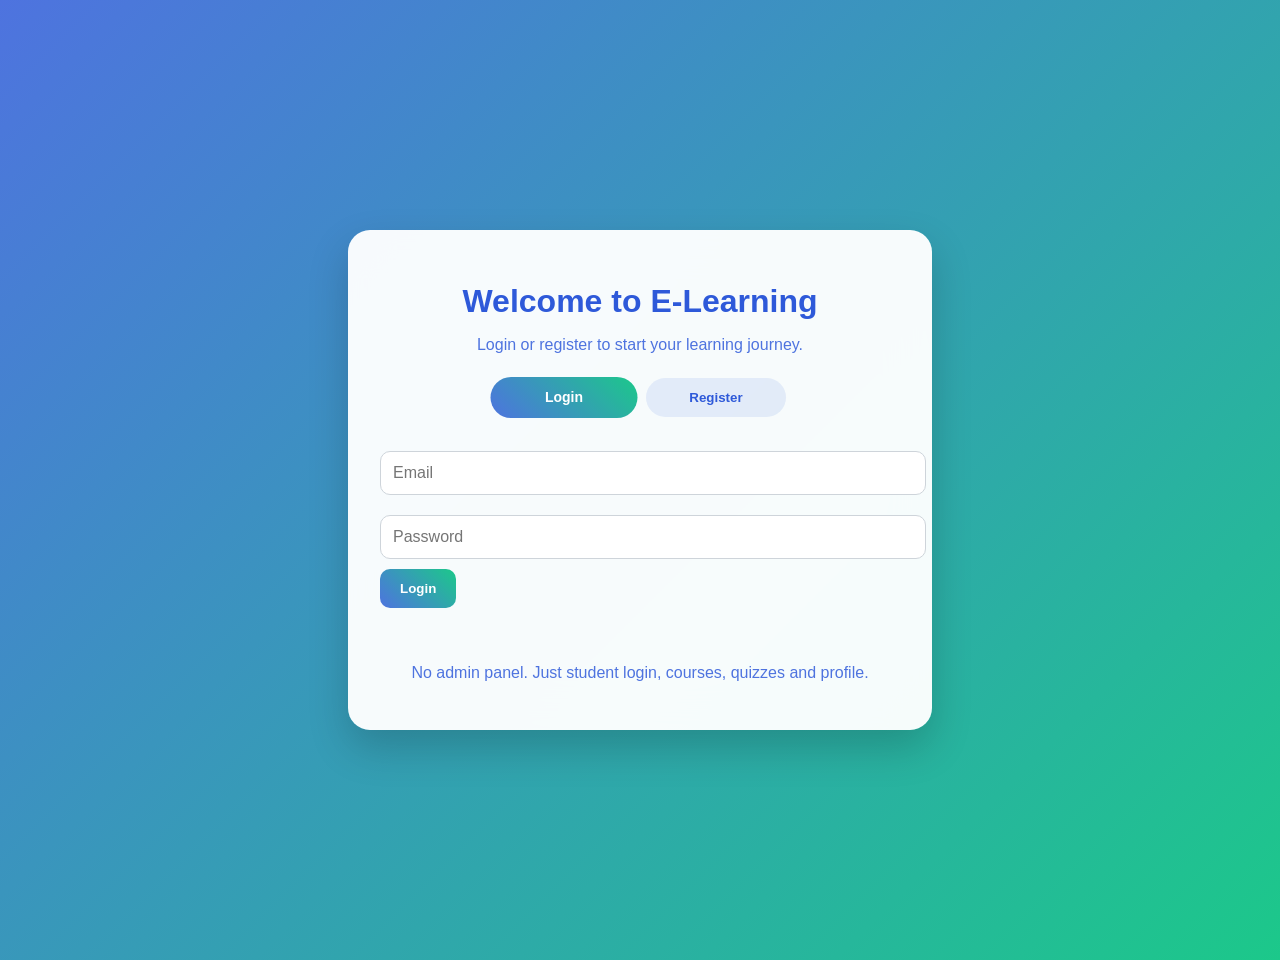
<file: FullStack-E-Learning-Platform/FullStackELearningPlatform/wwwroot/index.html>
<!DOCTYPE html>
<html lang="en">
<head>
    <meta charset="UTF-8">
    <meta name="viewport" content="width=device-width, initial-scale=1.0">
    <title>E-Learning Platform</title>
    <link rel="stylesheet" href="css/style.css">
</head>
<body>

<main class="auth-page">
    <div class="auth-card">
        <h1>Welcome to E-Learning</h1>
        <p>Login or register to start your learning journey.</p>

        <div class="auth-toggle">
            <button id="loginTab" class="active">Login</button>
            <button id="registerTab">Register</button>
        </div>

        <div id="loginForm" class="auth-form">
            <input id="emailLogin" type="email" placeholder="Email">
            <input id="passwordLogin" type="password" placeholder="Password">
            <button id="loginButton">Login</button>
            <p id="loginError" class="form-error"></p>
        </div>

        <div id="registerForm" class="auth-form hidden">
            <input id="fullNameRegister" placeholder="Full Name">
            <input id="emailRegister" type="email" placeholder="Email">
            <input id="passwordRegister" type="password" placeholder="Password">
            <button id="registerButton">Register</button>
            <p id="registerError" class="form-error"></p>
        </div>

        <p class="small-text">No admin panel. Just student login, courses, quizzes and profile.</p>
    </div>
</main>

<script src="js/api.js"></script>
<script>
const loginTab = document.getElementById('loginTab');
const registerTab = document.getElementById('registerTab');
const loginForm = document.getElementById('loginForm');
const registerForm = document.getElementById('registerForm');

loginTab.addEventListener('click', () => {
    loginTab.classList.add('active');
    registerTab.classList.remove('active');
    loginForm.classList.remove('hidden');
    registerForm.classList.add('hidden');
});

registerTab.addEventListener('click', () => {
    registerTab.classList.add('active');
    loginTab.classList.remove('active');
    registerForm.classList.remove('hidden');
    loginForm.classList.add('hidden');
});

async function login() {
    const email = document.getElementById('emailLogin').value.trim();
    const password = document.getElementById('passwordLogin').value.trim();
    const error = document.getElementById('loginError');
    error.innerText = '';

    if (!email || !password) {
        error.innerText = 'Please enter both email and password.';
        return;
    }

    try {
        const res = await fetch('http://localhost:5229/api/users/login', {
            method: 'POST',
            headers: { 'Content-Type': 'application/json' },
            body: JSON.stringify({ email, password })
        });

        if (!res.ok) {
            const body = await res.json().catch(() => null);
            error.innerText = body?.message || 'Login failed. Check your credentials.';
            return;
        }

        const user = await res.json();
        localStorage.setItem('userId', user.userId);
        localStorage.setItem('userName', user.fullName);
        localStorage.setItem('userEmail', user.email);
        window.location.href = 'Dashboard.html';
    } catch (err) {
        error.innerText = 'Server error. Please try again.';
        console.error(err);
    }
}

async function registerUser() {
    const fullName = document.getElementById('fullNameRegister').value.trim();
    const email = document.getElementById('emailRegister').value.trim();
    const password = document.getElementById('passwordRegister').value.trim();
    const error = document.getElementById('registerError');
    error.innerText = '';

    if (!fullName || !email || !password) {
        error.innerText = 'All fields are required.';
        return;
    }

    try {
        const res = await fetch('http://localhost:5229/api/users/register', {
            method: 'POST',
            headers: { 'Content-Type': 'application/json' },
            body: JSON.stringify({ fullName, email, password })
        });

        if (!res.ok) {
            const body = await res.json().catch(() => null);
            error.innerText = body?.message || 'Registration failed.';
            return;
        }

        const user = await res.json();
        localStorage.setItem('userId', user.userId);
        localStorage.setItem('userName', user.fullName);
        localStorage.setItem('userEmail', user.email);
        window.location.href = 'Dashboard.html';
    } catch (err) {
        error.innerText = 'Server error. Please try again.';
        console.error(err);
    }
}

document.getElementById('loginButton').addEventListener('click', login);
document.getElementById('registerButton').addEventListener('click', registerUser);
</script>

</body>
</html>
</file>
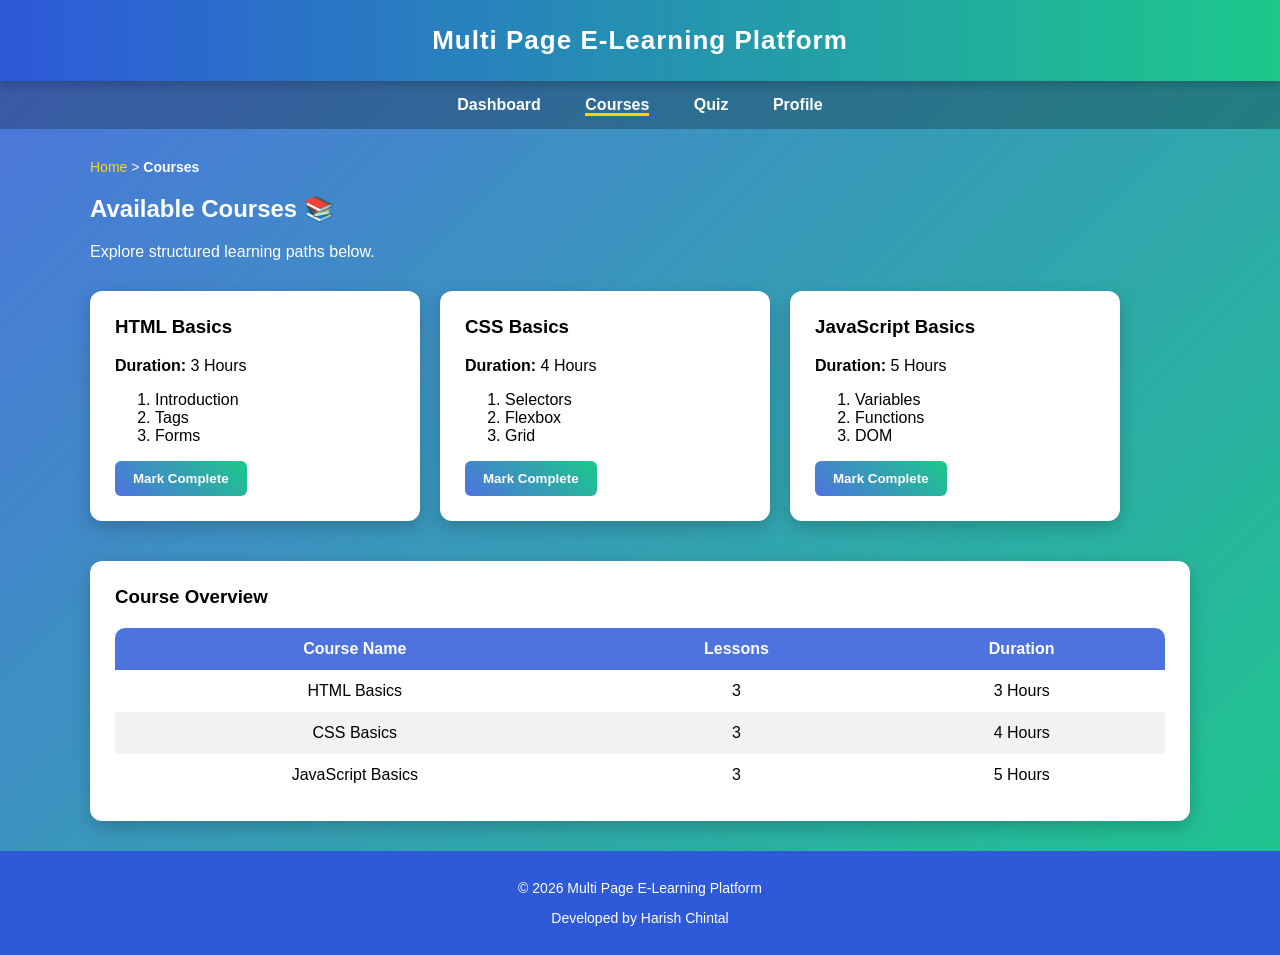
<file: FullStack-E-Learning-Platform/FullStackELearningPlatform/Multi-Page E-Learning-Platform/Courses.html>
<!DOCTYPE html>
<html lang="en">
<head>
    <meta charset="UTF-8">
    <title>Courses - E-Learning Platform</title>
    <meta name="viewport" content="width=device-width, initial-scale=1.0">
    <link rel="stylesheet" href="css/style.css">
</head>
<body>

<header>
    Multi Page E-Learning Platform
</header>

<nav>
    <a href="Dashboard.html">Dashboard</a>
    <a href="Courses.html">Courses</a>
    <a href="Quiz.html">Quiz</a>
    <a href="Profile.html">Profile</a>
</nav>

<main>

    <div class="breadcrumb">
        <a href="Dashboard.html">Home</a> > <span>Courses</span>
    </div>

    <section class="welcome-section">
        <h2>Available Courses 📚</h2>
        <p>Explore structured learning paths below.</p>
    </section>

    <section class="course-container" id="courseContainer"></section>

    <section class="table-section">
        <div class="card">
            <h3>Course Overview</h3>
            <table>
                <thead>
                    <tr>
                        <th>Course Name</th>
                        <th>Lessons</th>
                        <th>Duration</th>
                    </tr>
                </thead>
                <tbody id="courseTable"></tbody>
            </table>
        </div>
    </section>

</main>

<footer>
    <p>© 2026 Multi Page E-Learning Platform</p>
    <p>Developed by Harish Chintal</p>
</footer>

<script src="js/data.js"></script>
<script src="js/storage.js"></script>
<script src="js/app.js"></script>

</body>
</html>
</file>
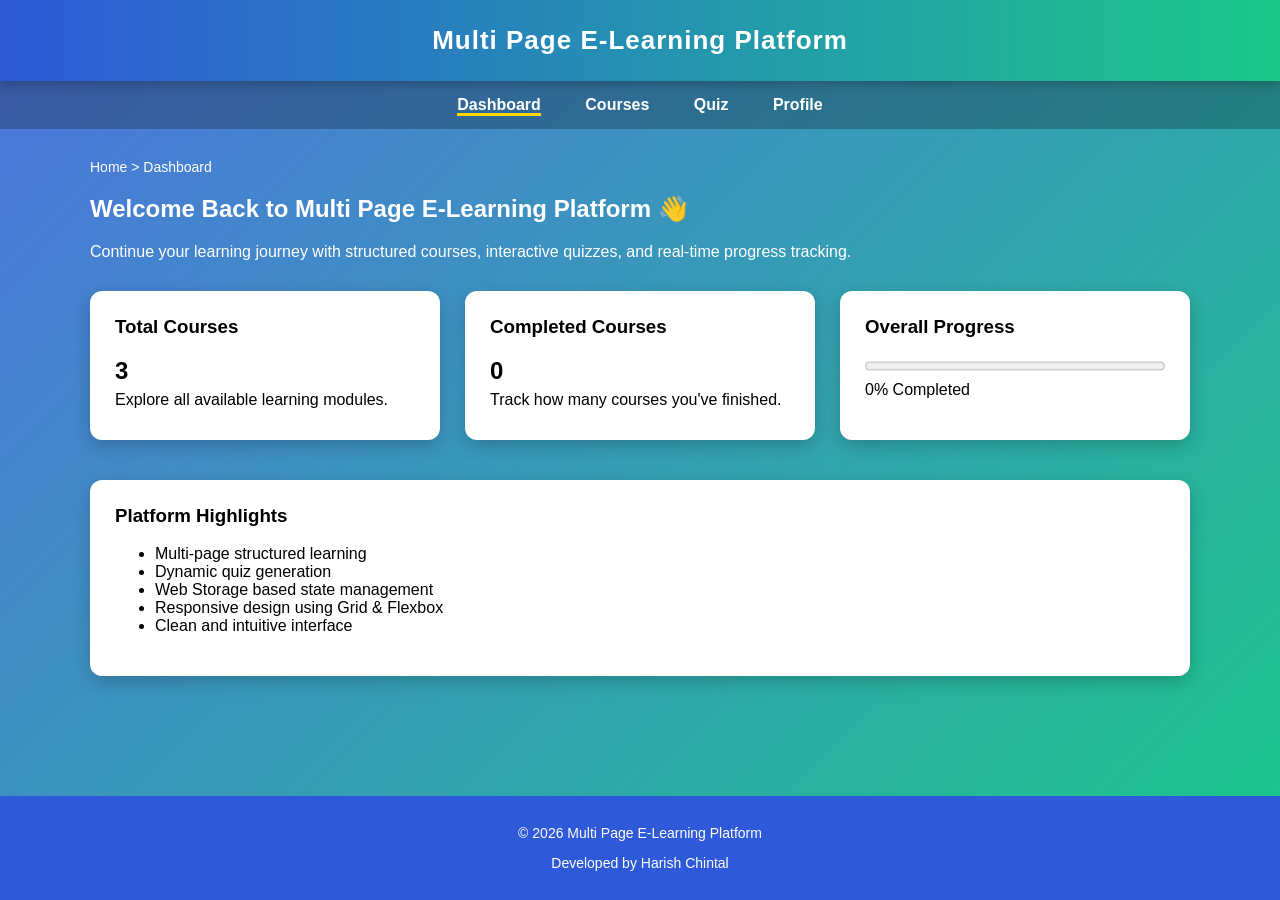
<file: FullStack-E-Learning-Platform/FullStackELearningPlatform/Multi-Page E-Learning-Platform/Dashboard.html>
<!DOCTYPE html>
<html lang="en">
<head>
    <meta charset="UTF-8">
    <title>Dashboard - E-Learning Platform</title>
    <meta name="viewport" content="width=device-width, initial-scale=1.0">
    <link rel="stylesheet" href="css/style.css">
</head>
<body>

<header>
    Multi Page E-Learning Platform
</header>


<nav>
    <a href="Dashboard.html">Dashboard</a>
    <a href="Courses.html">Courses</a>
    <a href="Quiz.html">Quiz</a>
    <a href="Profile.html">Profile</a>
</nav>


<main>

    <!-- Breadcrumb -->
    <div class="breadcrumb">
        <a href="Dashboard.html" style="color:white;">Home</a> > Dashboard
    </div>

   
    <section style="color:white; margin-bottom:30px;">
        <h2>Welcome Back to Multi Page E-Learning Platform 👋</h2>
        <p>
            Continue your learning journey with structured courses,
            interactive quizzes, and real-time progress tracking.
        </p>
    </section>

    
    <section class="dashboard-grid">

        <div class="card">
            <h3>Total Courses</h3>
            <p id="totalCourses" style="font-size:24px; font-weight:bold;"></p>
            <p>Explore all available learning modules.</p>
        </div>

        <div class="card">
            <h3>Completed Courses</h3>
            <p id="completedCount" style="font-size:24px; font-weight:bold;"></p>
            <p>Track how many courses you've finished.</p>
        </div>

        <div class="card">
            <h3>Overall Progress</h3>
            <progress id="progressBar" value="0" max="100"></progress>
            <p id="progressText"></p>
        </div>

    </section>

    
    <section style="margin-top:40px;">

        <div class="card">
            <h3>Platform Highlights</h3>
            <ul>
                <li>Multi-page structured learning</li>
                <li>Dynamic quiz generation</li>
                <li>Web Storage based state management</li>
                <li>Responsive design using Grid & Flexbox</li>
                <li>Clean and intuitive interface</li>
            </ul>
        </div>

    </section>

</main>


<footer>
    <p>© 2026 Multi Page E-Learning Platform</p>
    <p>Developed by Harish Chintal</p>
</footer>

<script src="js/data.js"></script>
<script src="js/storage.js"></script>
<script src="js/app.js"></script>

</body>
</html>
</file>
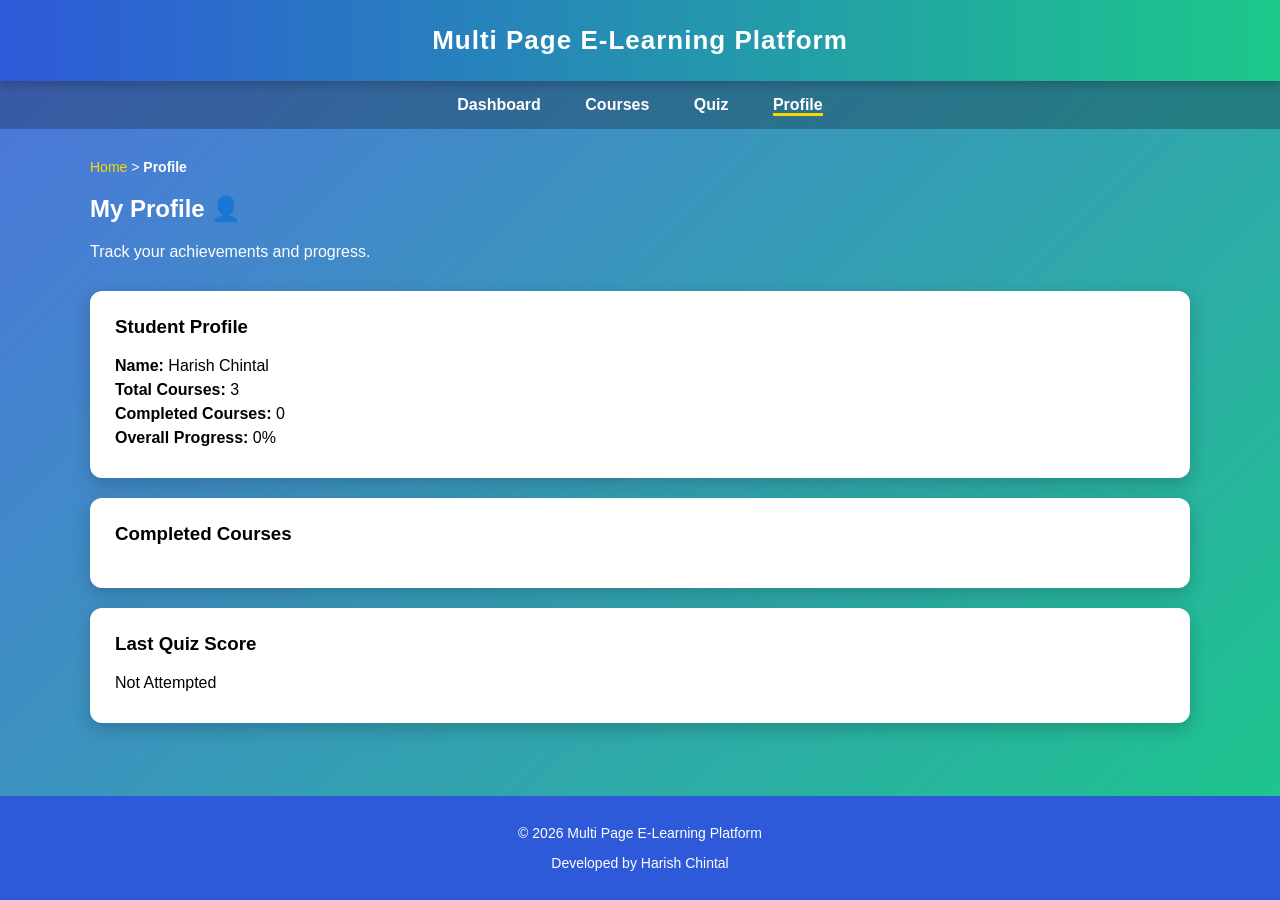
<file: FullStack-E-Learning-Platform/FullStackELearningPlatform/Multi-Page E-Learning-Platform/Profile.html>
<!DOCTYPE html>
<html lang="en">
<head>
    <meta charset="UTF-8">
    <title>Profile - E-Learning Platform</title>
    <meta name="viewport" content="width=device-width, initial-scale=1.0">
    <link rel="stylesheet" href="css/style.css">
</head>
<body>

<header>
    Multi Page E-Learning Platform
</header>

<nav>
    <a href="Dashboard.html">Dashboard</a>
    <a href="Courses.html">Courses</a>
    <a href="Quiz.html">Quiz</a>
    <a href="Profile.html">Profile</a>
</nav>

<main>

    <div class="breadcrumb">
        <a href="Dashboard.html">Home</a> > <span>Profile</span>
    </div>

    <section class="welcome-section">
        <h2>My Profile 👤</h2>
        <p>Track your achievements and progress.</p>
    </section>

    <!-- <div class="card">
        <h3>Learner Name</h3>
        <p><strong>Harish</strong></p>
    </div> -->

    <div class="card">
    <h3>Student Profile</h3>

    <p><strong>Name:</strong> Harish Chintal</p>
    <p><strong>Total Courses:</strong> <span id="profileTotalCourses"></span></p>
    <p><strong>Completed Courses:</strong> <span id="profileCompletedCourses"></span></p>
    <p><strong>Overall Progress:</strong> <span id="profileProgress"></span></p>
</div>

    <div class="card space-top">
        <h3>Completed Courses</h3>
        <ul id="completedCoursesList"></ul>
    </div>

    <div class="card space-top">
        <h3>Last Quiz Score</h3>
        <p id="storedScore"></p>
    </div>

</main>

<footer>
    <p>© 2026 Multi Page E-Learning Platform</p>
    <p>Developed by Harish Chintal</p>
</footer>

<script src="js/data.js"></script>
<script src="js/storage.js"></script>
<script src="js/app.js"></script>

</body>
</html>
</file>
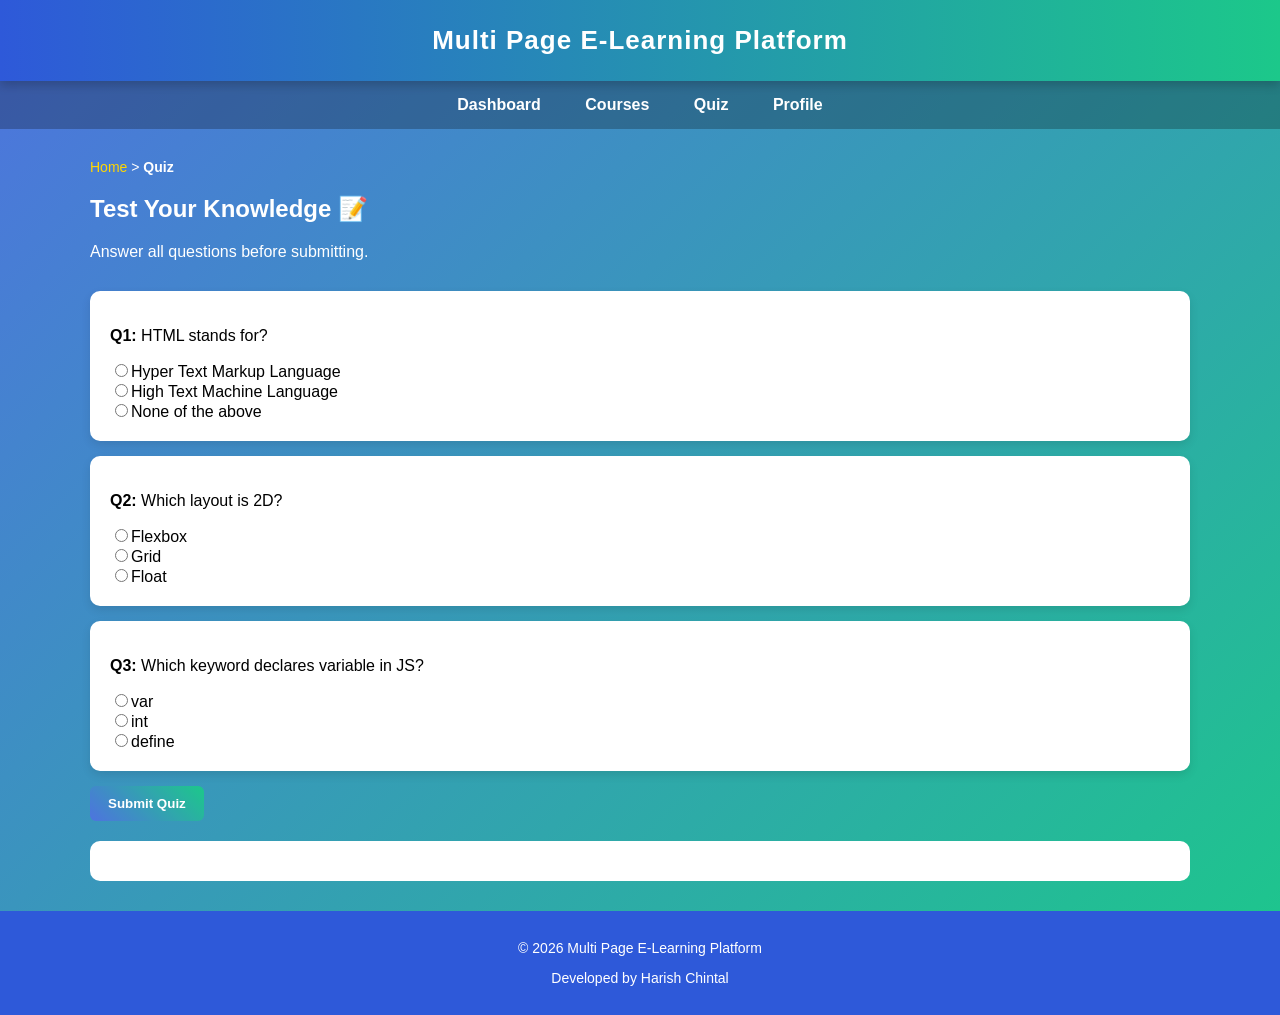
<file: FullStack-E-Learning-Platform/FullStackELearningPlatform/Multi-Page E-Learning-Platform/Quiz.html>
<!DOCTYPE html>
<html lang="en">
<head>
    <meta charset="UTF-8">
    <title>Quiz - E-Learning Platform</title>
    <meta name="viewport" content="width=device-width, initial-scale=1.0">
    <link rel="stylesheet" href="css/style.css">
</head>
<body>

<header>
    Multi Page E-Learning Platform
</header>

<nav>
    <a href="Dashboard.html">Dashboard</a>
    <a href="Courses.html">Courses</a>
    <a href="Quiz.html">Quiz</a>
    <a href="Profile.html">Profile</a>
</nav>

<main>

    <div class="breadcrumb">
        <a href="Dashboard.html">Home</a> > <span>Quiz</span>
    </div>

    <section class="welcome-section">
        <h2>Test Your Knowledge 📝</h2>
        <p>Answer all questions before submitting.</p>
    </section>

    <div id="quizArea"></div>

    <button type="button" onclick="submitQuiz()">Submit Quiz</button>

    <div id="result"></div>

</main>

<footer>
    <p>© 2026 Multi Page E-Learning Platform</p>
    <p>Developed by Harish Chintal</p>
</footer>

<script src="./js/data.js"></script>
<script src="./js/storage.js"></script>
<script src="./js/quiz.js"></script>

</body>
</html>
</file>
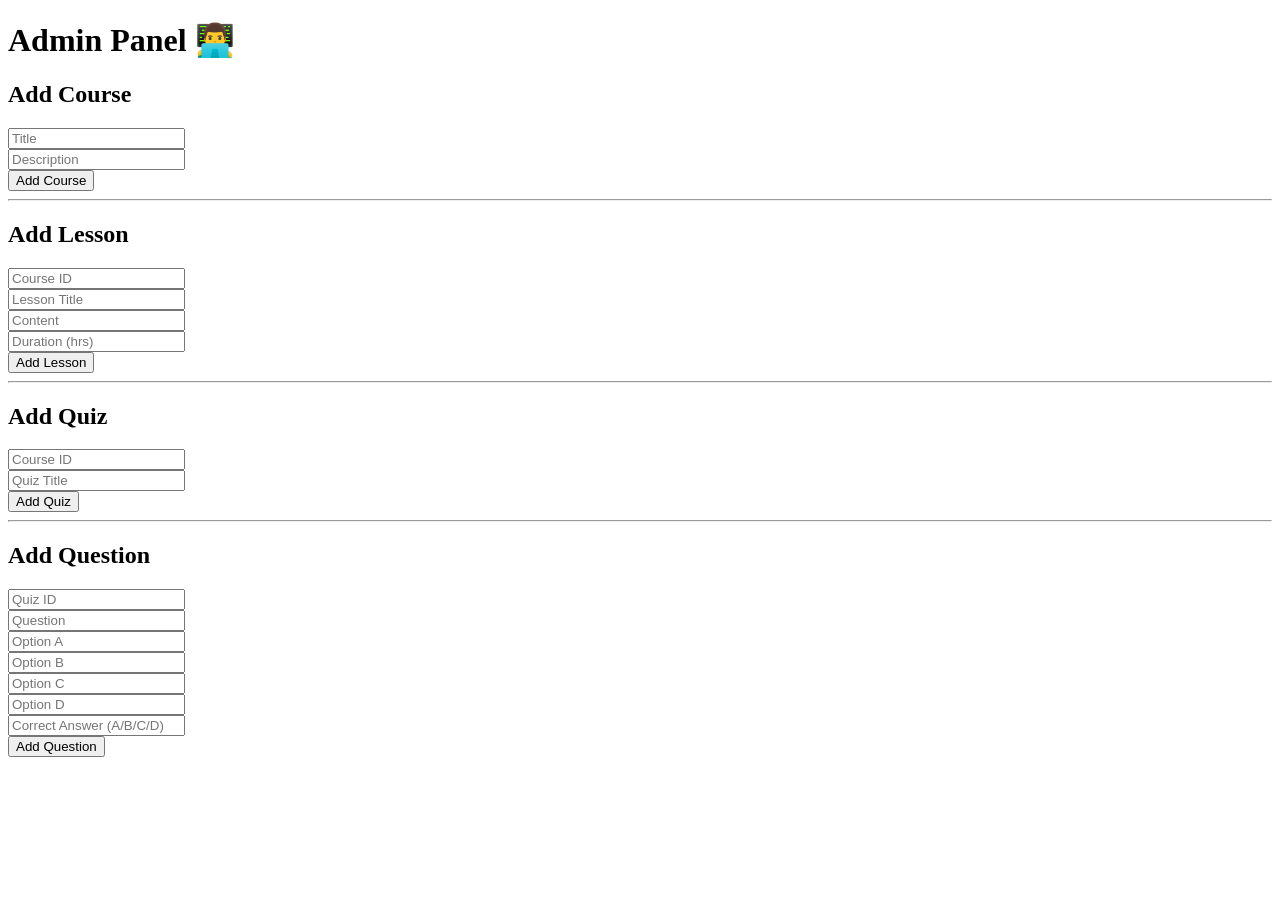
<file: FullStack-E-Learning-Platform/FullStackELearningPlatform/wwwroot/admin.html>
<!DOCTYPE html>
<html>
<head>
    <title>Admin Panel</title>
</head>
<body>

<h1>Admin Panel 👨‍💻</h1>

<!-- ADD COURSE -->
<h2>Add Course</h2>
<input id="courseTitle" placeholder="Title"><br>
<input id="courseDesc" placeholder="Description"><br>
<button onclick="addCourse()">Add Course</button>

<hr>

<!-- ADD LESSON -->
<h2>Add Lesson</h2>
<input id="lessonCourseId" placeholder="Course ID"><br>
<input id="lessonTitle" placeholder="Lesson Title"><br>
<input id="lessonContent" placeholder="Content"><br>
<input id="lessonDuration" placeholder="Duration (hrs)" type="number"><br>
<button onclick="addLesson()">Add Lesson</button>

<hr>

<!-- ADD QUIZ -->
<h2>Add Quiz</h2>
<input id="quizCourseId" placeholder="Course ID"><br>
<input id="quizTitle" placeholder="Quiz Title"><br>
<button onclick="addQuiz()">Add Quiz</button>

<hr>

<!-- ADD QUESTION -->
<h2>Add Question</h2>
<input id="qQuizId" placeholder="Quiz ID"><br>
<input id="qText" placeholder="Question"><br>
<input id="qA" placeholder="Option A"><br>
<input id="qB" placeholder="Option B"><br>
<input id="qC" placeholder="Option C"><br>
<input id="qD" placeholder="Option D"><br>
<input id="qAns" placeholder="Correct Answer (A/B/C/D)"><br>
<button onclick="addQuestion()">Add Question</button>

<script src="js/api.js"></script>
<script src="js/admin.js"></script>

</body>
</html>
</file>
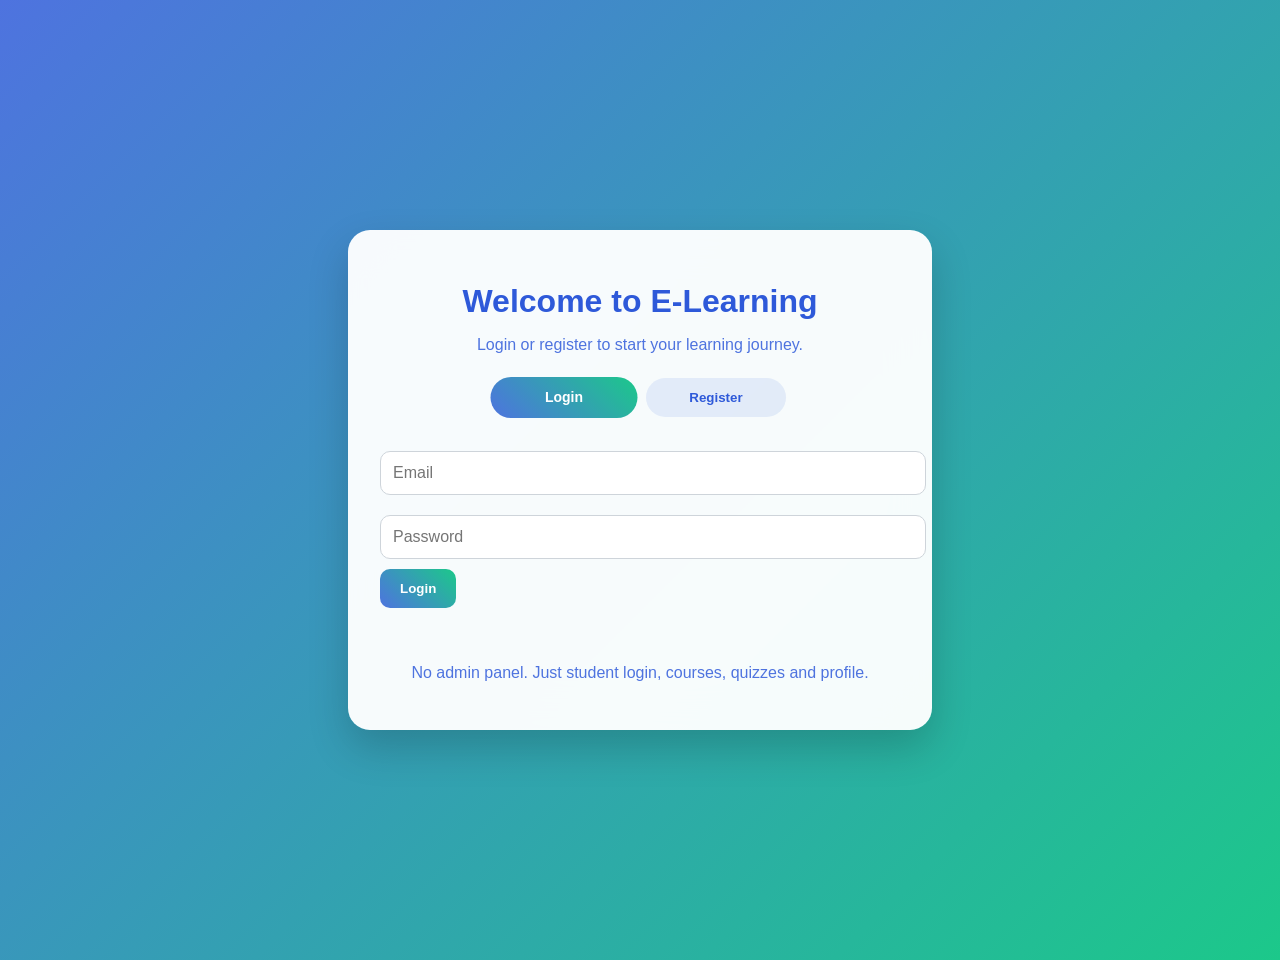
<file: FullStack-E-Learning-Platform/FullStackELearningPlatform/wwwroot/Courses.html>
<!DOCTYPE html>
<html lang="en">
<head>
    <meta charset="UTF-8">
    <meta name="viewport" content="width=device-width, initial-scale=1.0">
    <title>Courses - E-Learning Platform</title>
    <link rel="stylesheet" href="css/style.css">
</head>
<body>
<header>
    E-Learning Platform
</header>
<nav>
    <div class="nav-left">
        <a href="Dashboard.html">Dashboard</a>
        <a href="Courses.html">Courses</a>
        <a href="Quiz.html">Quiz</a>
        <a href="Profile.html">Profile</a>
    </div>
    <div class="nav-right">
        <span id="navUser"></span>
        <button class="logout-button" onclick="logout()">Logout</button>
    </div>
</nav>
<main>
    <div class="breadcrumb">
        <a href="Dashboard.html">Home</a> > <span>Courses</span>
    </div>
    <section class="welcome-section">
        <h2>Available Courses 📚</h2>
        <p>Explore courses, study lessons, and complete your first quiz.</p>
    </section>
    <section class="course-container" id="courseContainer"></section>
    <section class="table-section">
        <div class="card">
            <h3>Course Overview</h3>
            <table>
                <thead>
                    <tr>
                        <th>Course Name</th>
                        <th>Lessons</th>
                        <th>Duration</th>
                        <th>Quizzes</th>
                    </tr>
                </thead>
                <tbody id="courseTable"></tbody>
            </table>
        </div>
    </section>
</main>
<footer>
    <p>© 2026 E-Learning Platform</p>
</footer>
<script src="js/api.js"></script>
<script src="js/app.js"></script>
</body>
</html>
</file>
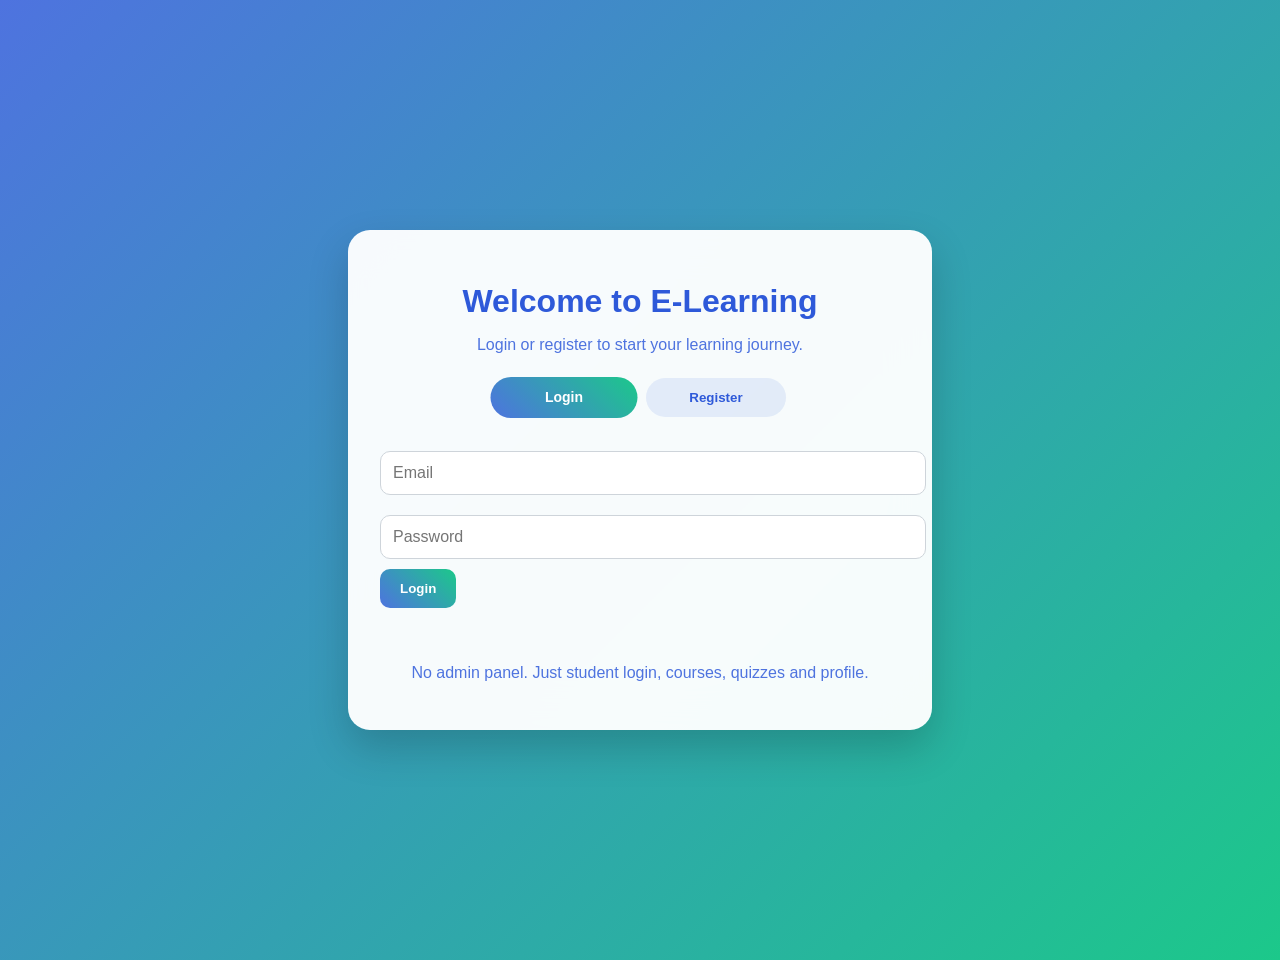
<file: FullStack-E-Learning-Platform/FullStackELearningPlatform/wwwroot/Dashboard.html>
<!DOCTYPE html>
<html lang="en">
<head>
    <meta charset="UTF-8">
    <title>Dashboard - E-Learning Platform</title>
    <meta name="viewport" content="width=device-width, initial-scale=1.0">
    <link rel="stylesheet" href="css/style.css">
</head>
<body>
<header>
    E-Learning Platform
</header>
<nav>
    <div class="nav-left">
        <a href="Dashboard.html">Dashboard</a>
        <a href="Courses.html">Courses</a>
        <a href="Quiz.html">Quiz</a>
        <a href="Profile.html">Profile</a>
    </div>
    <div class="nav-right">
        <span id="navUser"></span>
        <button class="logout-button" onclick="logout()">Logout</button>
    </div>
</nav>
<main>
    <div class="breadcrumb">
        <a href="Dashboard.html">Home</a> > Dashboard
    </div>
    <section class="welcome-section">
        <h2 id="welcomeTitle">Welcome Back!</h2>
        <p>Continue your learning journey with structured courses, interactive quizzes, and progress tracking.</p>
    </section>
    <section class="dashboard-grid">
        <div class="card">
            <h3>Total Courses</h3>
            <p id="totalCourses" class="big-text">0</p>
            <p>Available courses in the platform.</p>
        </div>
        <div class="card">
            <h3>Completed Courses</h3>
            <p id="completedCount" class="big-text">0</p>
            <p>Courses you have marked complete.</p>
        </div>
        <div class="card">
            <h3>Overall Progress</h3>
            <progress id="progressBar" value="0" max="100"></progress>
            <p id="progressText">0% Completed</p>
        </div>
    </section>
    <section class="table-section">
        <div class="card">
            <h3>Full progress will update when you complete courses and quizzes.</h3>
        </div>
    </section>
</main>
<footer>
    <p>© 2026 E-Learning Platform</p>
</footer>
<script src="js/api.js"></script>
<script src="js/app.js"></script>
</body>
</html>
</file>
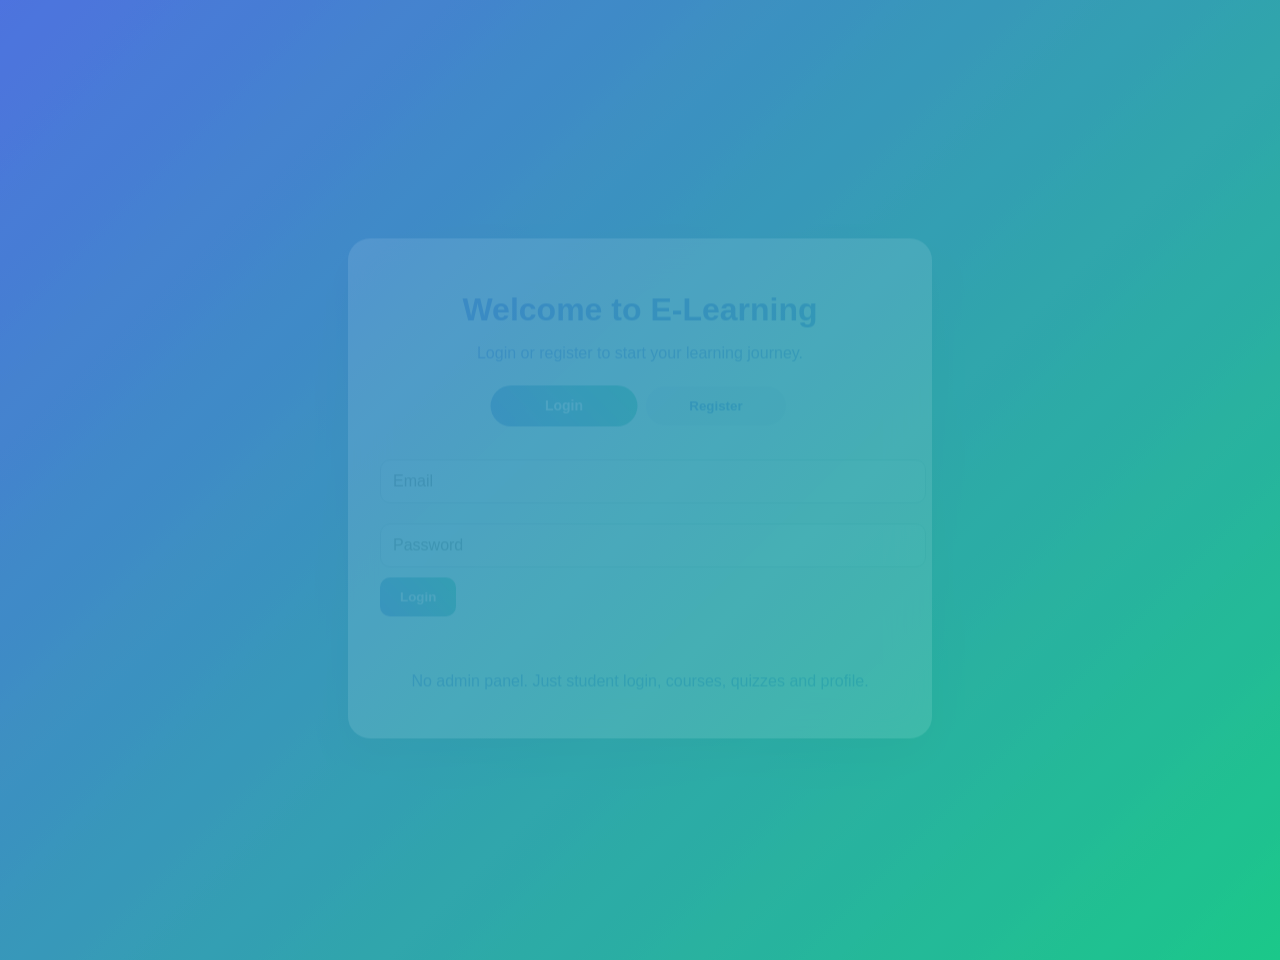
<file: FullStack-E-Learning-Platform/FullStackELearningPlatform/wwwroot/login.html>
<!DOCTYPE html>
<html lang="en">
<head>
    <meta charset="UTF-8">
    <meta http-equiv="refresh" content="0;url=index.html">
    <title>Redirecting...</title>
</head>
<body>
Redirecting to <a href="index.html">login page</a>.
</body>
</html>
</file>
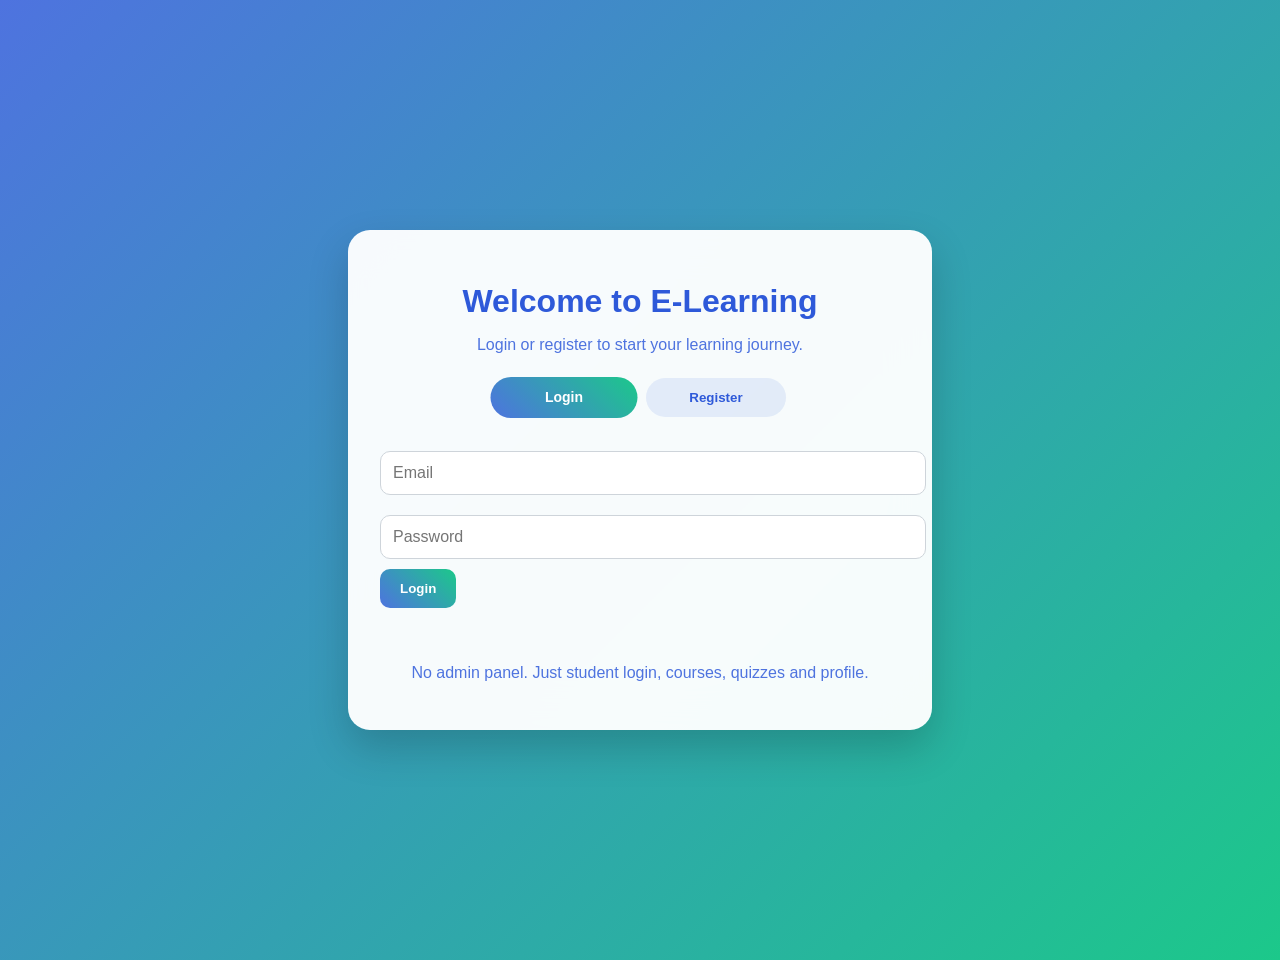
<file: FullStack-E-Learning-Platform/FullStackELearningPlatform/wwwroot/Profile.html>
<!DOCTYPE html>
<html lang="en">
<head>
    <meta charset="UTF-8">
    <meta name="viewport" content="width=device-width, initial-scale=1.0">
    <title>Profile - E-Learning Platform</title>
    <link rel="stylesheet" href="css/style.css">
</head>
<body>
<header>
    E-Learning Platform
</header>
<nav>
    <div class="nav-left">
        <a href="Dashboard.html">Dashboard</a>
        <a href="Courses.html">Courses</a>
        <a href="Quiz.html">Quiz</a>
        <a href="Profile.html">Profile</a>
    </div>
    <div class="nav-right">
        <span id="navUser"></span>
        <button class="logout-button" onclick="logout()">Logout</button>
    </div>
</nav>
<main>
    <div class="breadcrumb">
        <a href="Dashboard.html">Home</a> > <span>Profile</span>
    </div>
    <section class="profile-header card">
        <div>
            <h2 id="profileName">Student Name</h2>
            <p id="profileEmail">student@example.com</p>
        </div>
    </section>
    <section class="dashboard-grid">
        <div class="card">
            <h3>Total Courses</h3>
            <p id="profileTotalCourses" class="big-text">0</p>
        </div>
        <div class="card">
            <h3>Completed Courses</h3>
            <p id="profileCompletedCourses" class="big-text">0</p>
        </div>
        <div class="card">
            <h3>Progress</h3>
            <p id="profileProgress" class="big-text">0%</p>
        </div>
    </section>
    <section class="table-section card">
        <h3>Latest Quiz Result</h3>
        <p id="profileQuizResult">No quiz results yet.</p>
    </section>
    <section class="table-section card">
        <h3>Completed Courses</h3>
        <ul id="completedCoursesList">
            <li>No courses completed yet</li>
        </ul>
    </section>
    <section class="table-section card">
        <h3>All Quiz Results</h3>
        <table>
            <thead>
                <tr>
                    <th>Course</th>
                    <th>Score</th>
                    <th>Grade</th>
                    <th>Feedback</th>
                    <th>Date</th>
                </tr>
            </thead>
            <tbody id="resultTable"></tbody>
        </table>
    </section>
</main>
<footer>
    <p>© 2026 E-Learning Platform</p>
</footer>
<script src="js/api.js"></script>
<script src="js/app.js"></script>
</body>
</html>
</file>
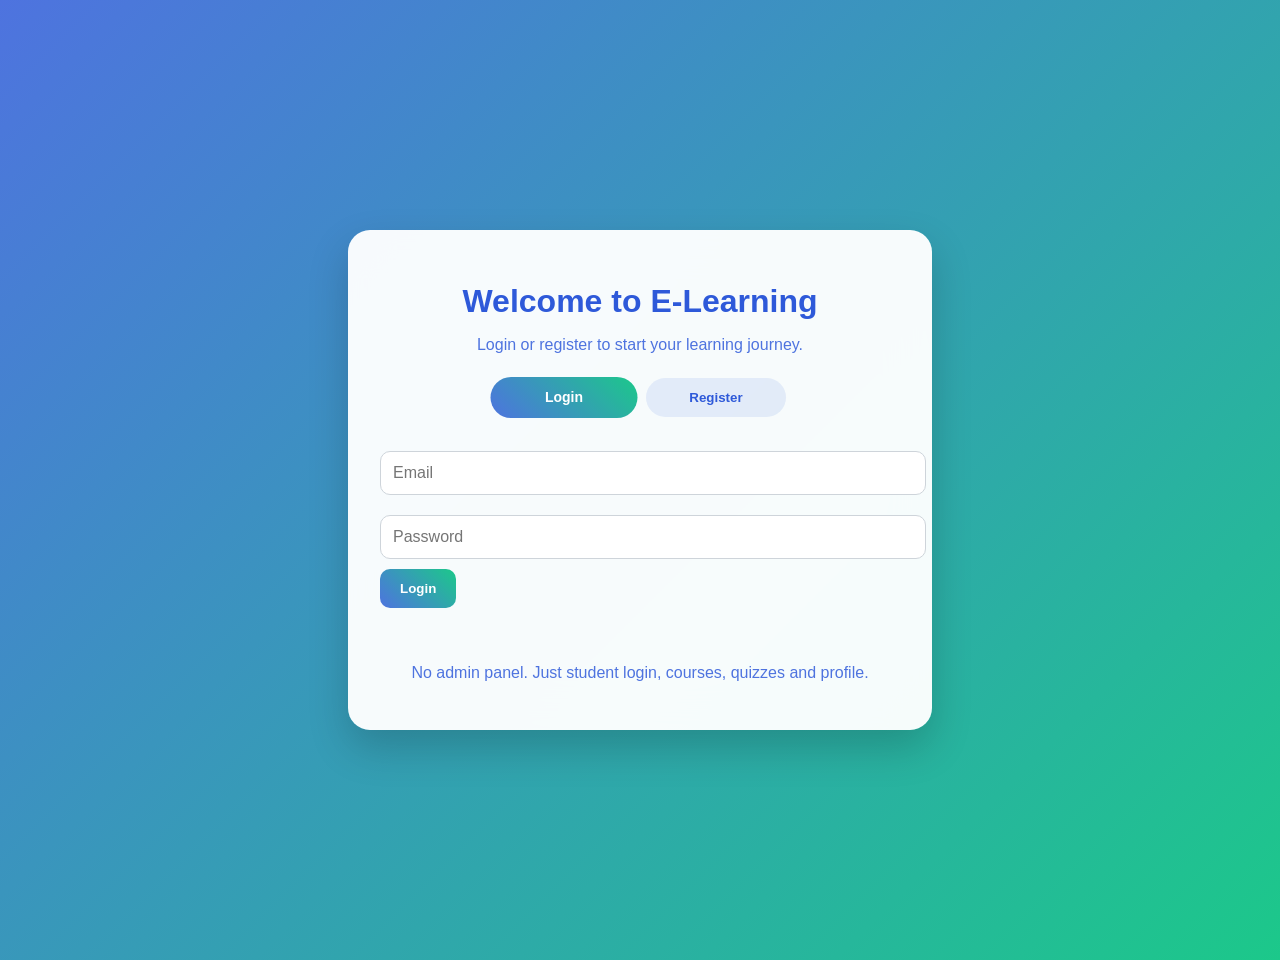
<file: FullStack-E-Learning-Platform/FullStackELearningPlatform/wwwroot/Quiz.html>
<!DOCTYPE html>
<html lang="en">
<head>
    <meta charset="UTF-8">
    <meta name="viewport" content="width=device-width, initial-scale=1.0">
    <title>Quiz - E-Learning Platform</title>
    <link rel="stylesheet" href="css/style.css">
</head>
<body>
<header>
    E-Learning Platform
</header>
<nav>
    <div class="nav-left">
        <a href="Dashboard.html">Dashboard</a>
        <a href="Courses.html">Courses</a>
        <a href="Quiz.html">Quiz</a>
        <a href="Profile.html">Profile</a>
    </div>
    <div class="nav-right">
        <span id="navUser"></span>
        <button class="logout-button" onclick="logout()">Logout</button>
    </div>
</nav>
<main>
    <div class="breadcrumb">
        <a href="Dashboard.html">Home</a> > <span>Quiz</span>
    </div>
    <section class="welcome-section">
        <h2>Test Your Knowledge 📝</h2>
        <p>Complete the quiz and review your score, grade, and feedback below.</p>
    </section>
    <div class="card">
        <h3 id="quizTitle">Quiz</h3>
        <div id="quizArea"></div>
        <button id="submitQuizButton" type="button" onclick="submitQuiz()">Submit Quiz</button>
        <div id="result"></div>
    </div>
</main>
<footer>
    <p>© 2026 E-Learning Platform</p>
</footer>
<script src="js/api.js"></script>
<script src="js/app.js"></script>
<script src="js/quiz.js"></script>
</body>
</html>
</file>
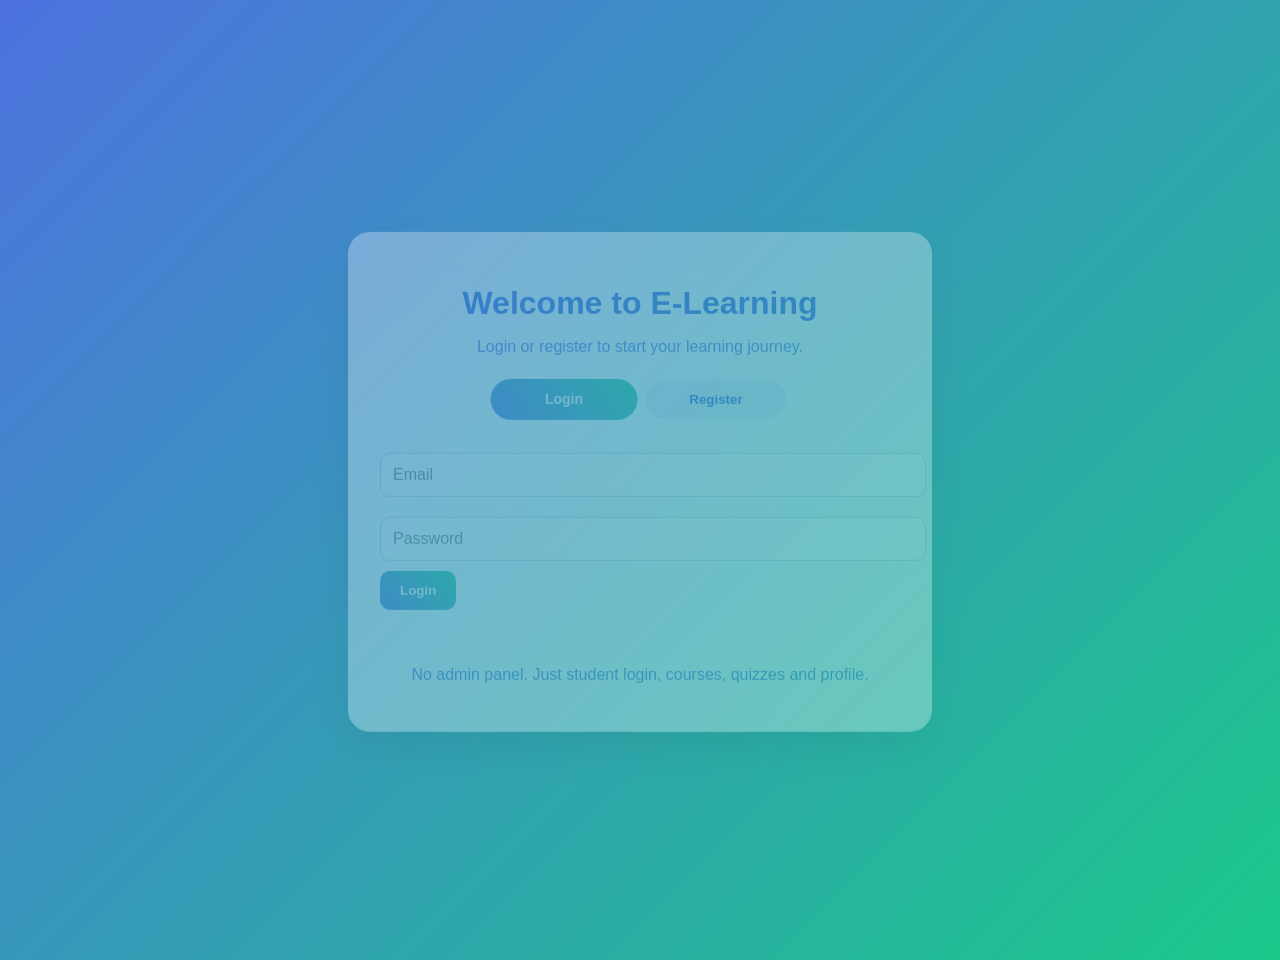
<file: FullStack-E-Learning-Platform/FullStackELearningPlatform/wwwroot/register.html>
<!DOCTYPE html>
<html lang="en">
<head>
    <meta charset="UTF-8">
    <meta http-equiv="refresh" content="0;url=index.html">
    <title>Redirecting...</title>
</head>
<body>
Redirecting to <a href="index.html">register page</a>.
</body>
</html>
</file>
<file: FullStack-E-Learning-Platform/FullStackELearningPlatform/wwwroot/css/style.css>
body {
    margin: 0;
    font-family: 'Segoe UI', sans-serif;
    background: linear-gradient(135deg, #4e73df, #1cc88a);
    min-height: 100vh;
    display: flex;
    flex-direction: column;
    animation: fadeIn 1s ease-in-out;
}

@keyframes fadeIn {
    from { opacity: 0; }
    to { opacity: 1; }
}

header {
    background: linear-gradient(90deg, #2e59d9, #1cc88a);
    color: white;
    padding: 22px;
    text-align: center;
    font-size: 26px;
    font-weight: bold;
    letter-spacing: 1px;
    box-shadow: 0 4px 10px rgba(0,0,0,0.2);
    position: relative;
    overflow: hidden;
}

header::before {
    content: '';
    position: absolute;
    top: 0;
    left: -100%;
    width: 100%;
    height: 100%;
    background: linear-gradient(90deg, transparent, rgba(255,255,255,0.1), transparent);
    animation: shimmer 3s infinite;
}

@keyframes shimmer {
    0% { left: -100%; }
    100% { left: 100%; }
}

nav {
    background-color: rgba(0, 0, 0, 0.15);
    padding: 14px 24px;
    display: flex;
    justify-content: space-between;
    align-items: center;
    flex-wrap: wrap;
    backdrop-filter: blur(10px);
}

.nav-left,
.nav-right {
    display: flex;
    align-items: center;
    gap: 16px;
}

nav a {
    color: white;
    text-decoration: none;
    margin: 0 6px;
    font-weight: 600;
    transition: all 0.25s ease;
    position: relative;
}

nav a::after {
    content: '';
    position: absolute;
    bottom: -5px;
    left: 0;
    width: 0;
    height: 2px;
    background: #ffd700;
    transition: width 0.3s ease;
}

nav a:hover::after,
nav a.active::after {
    width: 100%;
}

nav a:hover,
nav a.active {
    color: #ffd700;
    transform: translateY(-2px);
}

.logout-button {
    border: 1px solid rgba(255,255,255,0.55);
    background: transparent;
    color: white;
    padding: 10px 16px;
    border-radius: 8px;
    cursor: pointer;
    transition: all 0.25s ease;
}

.logout-button:hover {
    background: rgba(255,255,255,0.14);
    transform: scale(1.05);
}

main {
    flex: 1;
    padding: 30px;
}

.breadcrumb {
    color: white;
    margin-bottom: 20px;
    font-size: 14px;
}

.dashboard-grid {
    display: grid;
    grid-template-columns: repeat(3, 1fr);
    gap: 24px;
}

.card {
    background: white;
    padding: 24px;
    border-radius: 16px;
    box-shadow: 0 8px 24px rgba(0,0,0,0.12);
    transition: all 0.25s ease;
    position: relative;
    overflow: hidden;
}

.card::before {
    content: '';
    position: absolute;
    top: 0;
    left: 0;
    width: 100%;
    height: 4px;
    background: linear-gradient(90deg, #4e73df, #1cc88a);
}

.card:hover {
    transform: translateY(-6px);
    box-shadow: 0 12px 32px rgba(0,0,0,0.18);
}

.card h3 {
    margin-top: 0;
    color: #2e59d9;
}

.course-container {
    display: flex;
    gap: 20px;
    flex-wrap: wrap;
}

.course-card {
    width: 320px;
    transition: transform 0.3s ease;
}

.course-card:hover {
    transform: scale(1.02);
}

table {
    width: 100%;
    border-collapse: collapse;
    margin-top: 20px;
    background: white;
    border-radius: 12px;
    overflow: hidden;
    box-shadow: 0 4px 15px rgba(0,0,0,0.1);
}

th {
    background-color: #4e73df;
    color: white;
    font-weight: 600;
}

th, td {
    padding: 14px;
    text-align: center;
    border-bottom: 1px solid #e9ecef;
}

tr:nth-child(even) {
    background-color: #f8f9fc;
}

tr:hover {
    background-color: #e3f2fd;
}

#quizArea div {
    background: #f8f9ff;
    padding: 20px;
    margin-bottom: 15px;
    border-radius: 12px;
    box-shadow: 0 4px 15px rgba(0,0,0,0.08);
    transition: box-shadow 0.3s ease;
}

#quizArea div:hover {
    box-shadow: 0 6px 20px rgba(0,0,0,0.12);
}

#result {
    margin-top: 20px;
    padding: 20px;
    background: #f8f9ff;
    border-radius: 12px;
    box-shadow: 0 4px 15px rgba(0,0,0,0.08);
}

button {
    background: linear-gradient(45deg, #4e73df, #1cc88a);
    border: none;
    color: white;
    padding: 12px 20px;
    border-radius: 10px;
    cursor: pointer;
    font-weight: 700;
    transition: all 0.25s ease;
    position: relative;
    overflow: hidden;
}

button::before {
    content: '';
    position: absolute;
    top: 0;
    left: -100%;
    width: 100%;
    height: 100%;
    background: linear-gradient(90deg, transparent, rgba(255,255,255,0.2), transparent);
    transition: left 0.5s;
}

button:hover::before {
    left: 100%;
}

button:hover {
    transform: translateY(-2px);
    box-shadow: 0 6px 20px rgba(78,115,223,0.3);
}

input,
textarea,
select {
    width: 100%;
    padding: 12px;
    border-radius: 10px;
    border: 1px solid #ced4da;
    margin: 10px 0;
    font-size: 16px;
    transition: border-color 0.3s ease, box-shadow 0.3s ease;
}

input:focus,
textarea:focus,
select:focus {
    outline: none;
    border-color: #4e73df;
    box-shadow: 0 0 0 3px rgba(78,115,223,0.1);
}

input[type="radio"]:checked {
    accent-color: #1cc88a;
}

progress {
    width: 100%;
    height: 20px;
    border-radius: 10px;
    background: #e9ecef;
}

progress::-webkit-progress-bar {
    background: #e9ecef;
    border-radius: 10px;
}

progress::-webkit-progress-value {
    background: linear-gradient(45deg, #4e73df, #1cc88a);
    border-radius: 10px;
}

footer {
    background-color: #2e59d9;
    color: white;
    text-align: center;
    padding: 16px;
    font-size: 14px;
    margin-top: auto;
    position: relative;
}

footer::before {
    content: '';
    position: absolute;
    top: 0;
    left: 0;
    width: 100%;
    height: 2px;
    background: linear-gradient(90deg, #1cc88a, #4e73df);
}

.hidden {
    display: none;
}

.auth-page {
    display: flex;
    justify-content: center;
    align-items: center;
    min-height: 100vh;
    background: linear-gradient(135deg, #4e73df, #1cc88a);
}

.auth-card {
    width: min(520px, 90vw);
    background: rgba(255,255,255,0.96);
    padding: 32px;
    border-radius: 22px;
    box-shadow: 0 18px 40px rgba(0,0,0,0.18);
    text-align: center;
    backdrop-filter: blur(20px);
    animation: slideUp 0.5s ease-out;
}

@keyframes slideUp {
    from { transform: translateY(30px); opacity: 0; }
    to { transform: translateY(0); opacity: 1; }
}

.auth-card h1 {
    margin-bottom: 10px;
    color: #2e59d9;
}

.auth-card p {
    color: #4e73df;
}

.auth-toggle {
    display: flex;
    justify-content: center;
    gap: 12px;
    margin: 24px 0;
}

.auth-toggle button {
    width: 140px;
    border-radius: 999px;
    background: rgba(78,115,223,0.12);
    color: #2e59d9;
    transition: all 0.3s ease;
}

.auth-toggle button.active {
    background: linear-gradient(45deg, #4e73df, #1cc88a);
    color: white;
    transform: scale(1.05);
}

.auth-form {
    text-align: left;
}

.form-error {
    color: #d32f2f;
    min-height: 22px;
    font-size: 14px;
}

.small-text {
    color: #5a5f75;
    margin-top: 20px;
}

.profile-header {
    display: flex;
    justify-content: space-between;
    align-items: center;
    gap: 20px;
}

.profile-header h2 {
    margin: 0 0 8px;
    color: #2e59d9;
}

.profile-header p {
    margin: 0;
    color: #5a5f75;
}

.course-card button {
    width: 100%;
    margin-top: 12px;
}

.table-section .card {
    padding: 24px;
}

.result-row td {
    text-transform: capitalize;
}

/* Media Queries */
@media (max-width: 1200px) {
    .dashboard-grid {
        grid-template-columns: repeat(2, 1fr);
    }
}

@media (max-width: 768px) {
    nav {
        flex-direction: column;
        align-items: stretch;
        padding: 10px 16px;
    }
    .nav-right {
        justify-content: space-between;
        margin-top: 10px;
    }
    .dashboard-grid {
        grid-template-columns: 1fr;
    }
    .course-card {
        width: 100%;
    }
    main {
        padding: 20px;
    }
    header {
        padding: 16px;
        font-size: 22px;
    }
    .auth-card {
        width: min(480px, 95vw);
        padding: 24px;
    }
}

@media (max-width: 480px) {
    nav a {
        margin: 0 4px;
        font-size: 14px;
    }
    .logout-button {
        padding: 8px 12px;
        font-size: 14px;
    }
    .card {
        padding: 16px;
    }
    button {
        padding: 10px 16px;
        font-size: 14px;
    }
    input,
    textarea,
    select {
        padding: 10px;
        font-size: 14px;
    }
    th, td {
        padding: 10px;
        font-size: 14px;
    }
    .auth-toggle button {
        width: 120px;
        font-size: 14px;
    }
    footer {
        padding: 12px;
        font-size: 12px;
    }
}
</file>
<file: FullStack-E-Learning-Platform/FullStackELearningPlatform/Multi-Page E-Learning-Platform/css/style.css>
body {
    margin: 0;
    font-family: 'Segoe UI', sans-serif;
    background: linear-gradient(135deg, #4e73df, #1cc88a);
    min-height: 100vh;
    display: flex;
    flex-direction: column;
}

header {
    background: linear-gradient(90deg, #2e59d9, #1cc88a);
    color: white;
    padding: 25px;
    text-align: center;
    font-size: 26px;
    font-weight: bold;
    letter-spacing: 1px;
    box-shadow: 0 4px 10px rgba(0,0,0,0.2);
}

nav {
    background-color: rgba(0, 0, 0, 0.25);
    padding: 15px;
    text-align: center;
}

nav a {
    color: white;
    text-decoration: none;
    margin: 0 20px;
    font-weight: 600;
    transition: all 0.3s ease;
}

nav a:hover {
    color: #ffd700;
    transform: scale(1.1);
}

main {
    flex: 1;
    padding: 30px;
}

.breadcrumb {
    color: white;
    margin-bottom: 20px;
    font-size: 14px;
}

.dashboard-grid {
    display: grid;
    grid-template-columns: repeat(3, 1fr);
    gap: 25px;
}


.card {
    background: white;
    padding: 25px;
    border-radius: 12px;
    box-shadow: 0 6px 18px rgba(0,0,0,0.2);
    transition: all 0.3s ease;
}

.card h3 {
    margin-top: 0;
}

.card:hover {
    transform: translateY(-8px);
}

.course-container {
    display: flex;
    gap: 20px;
    flex-wrap: wrap;
}

.course-container .card {
    width: 280px;
}

table {
    width: 100%;
    border-collapse: collapse;
    margin-top: 20px;
    background: white;
    border-radius: 10px;
    overflow: hidden;
}

th {
    background-color: #4e73df;
    color: white;
}

th, td {
    padding: 12px;
    text-align: center;
}

tr:nth-child(even) {
    background-color: #f2f2f2;
}

#quizArea div {
    background: white;
    padding: 20px;
    margin-bottom: 15px;
    border-radius: 10px;
    box-shadow: 0 4px 10px rgba(0,0,0,0.1);
}

#result {
    margin-top: 20px;
    padding: 20px;
    background: white;
    border-radius: 10px;
}

button {
    background: linear-gradient(45deg, #4e73df, #1cc88a);
    border: none;
    color: white;
    padding: 10px 18px;
    border-radius: 6px;
    cursor: pointer;
    font-weight: bold;
    transition: all 0.3s ease;
}

button:hover {
    background: linear-gradient(45deg, #1cc88a, #4e73df);
    transform: scale(1.05);
}
input[type="radio"]:checked {
    accent-color: #1cc88a;
}
progress {
    width: 100%;
    height: 18px;
}

footer {
    background-color: #2e59d9;
    color: white;
    text-align: center;
    padding: 15px;
    font-size: 14px;
    margin-top: auto;
}

/* 📱 Mobile */
@media (max-width: 576px) {

    header {
        font-size: 18px;
        padding: 15px;
    }

    nav a {
        display: block;
        margin: 10px 0;
    }

    .dashboard-grid {
        grid-template-columns: 1fr;
    }

    .course-container {
        flex-direction: column;
        align-items: center;
    }

    .course-container .card {
        width: 100%;
    }

    main {
        padding: 15px;
    }

    table {
        font-size: 14px;
    }
}

/* 📱 Tablet */
@media (min-width: 577px) and (max-width: 992px) {

    .dashboard-grid {
        grid-template-columns: repeat(2, 1fr);
    }

    .course-container .card {
        width: 45%;
    }
}

/* 💻 Laptop */
@media (min-width: 993px) and (max-width: 1200px) {

    .dashboard-grid {
        grid-template-columns: repeat(3, 1fr);
    }

    .course-container .card {
        width: 30%;
    }
}

/* 🖥 Large Screens */
@media (min-width: 1201px) {

    main {
        width: 1100px;
        margin: auto;
    }
}

/* ////// */
/* Welcome section */
.welcome-section {
    color: white;
    margin-bottom: 30px;
}

/* Big number text */
.big-text {
    font-size: 26px;
    font-weight: bold;
}

/* Spacing utility */
.space-top {
    margin-top: 20px;
}

/* Table section spacing */
.table-section {
    margin-top: 40px;
}

/* Breadcrumb styling improvement */
.breadcrumb a {
    color: #ffd700;
    text-decoration: none;
}

.breadcrumb span {
    font-weight: bold;
}

/* Active navigation */
nav a.active {
    border-bottom: 3px solid #ffd700;
}

.card p {
    margin: 6px 0;
}
</file>
